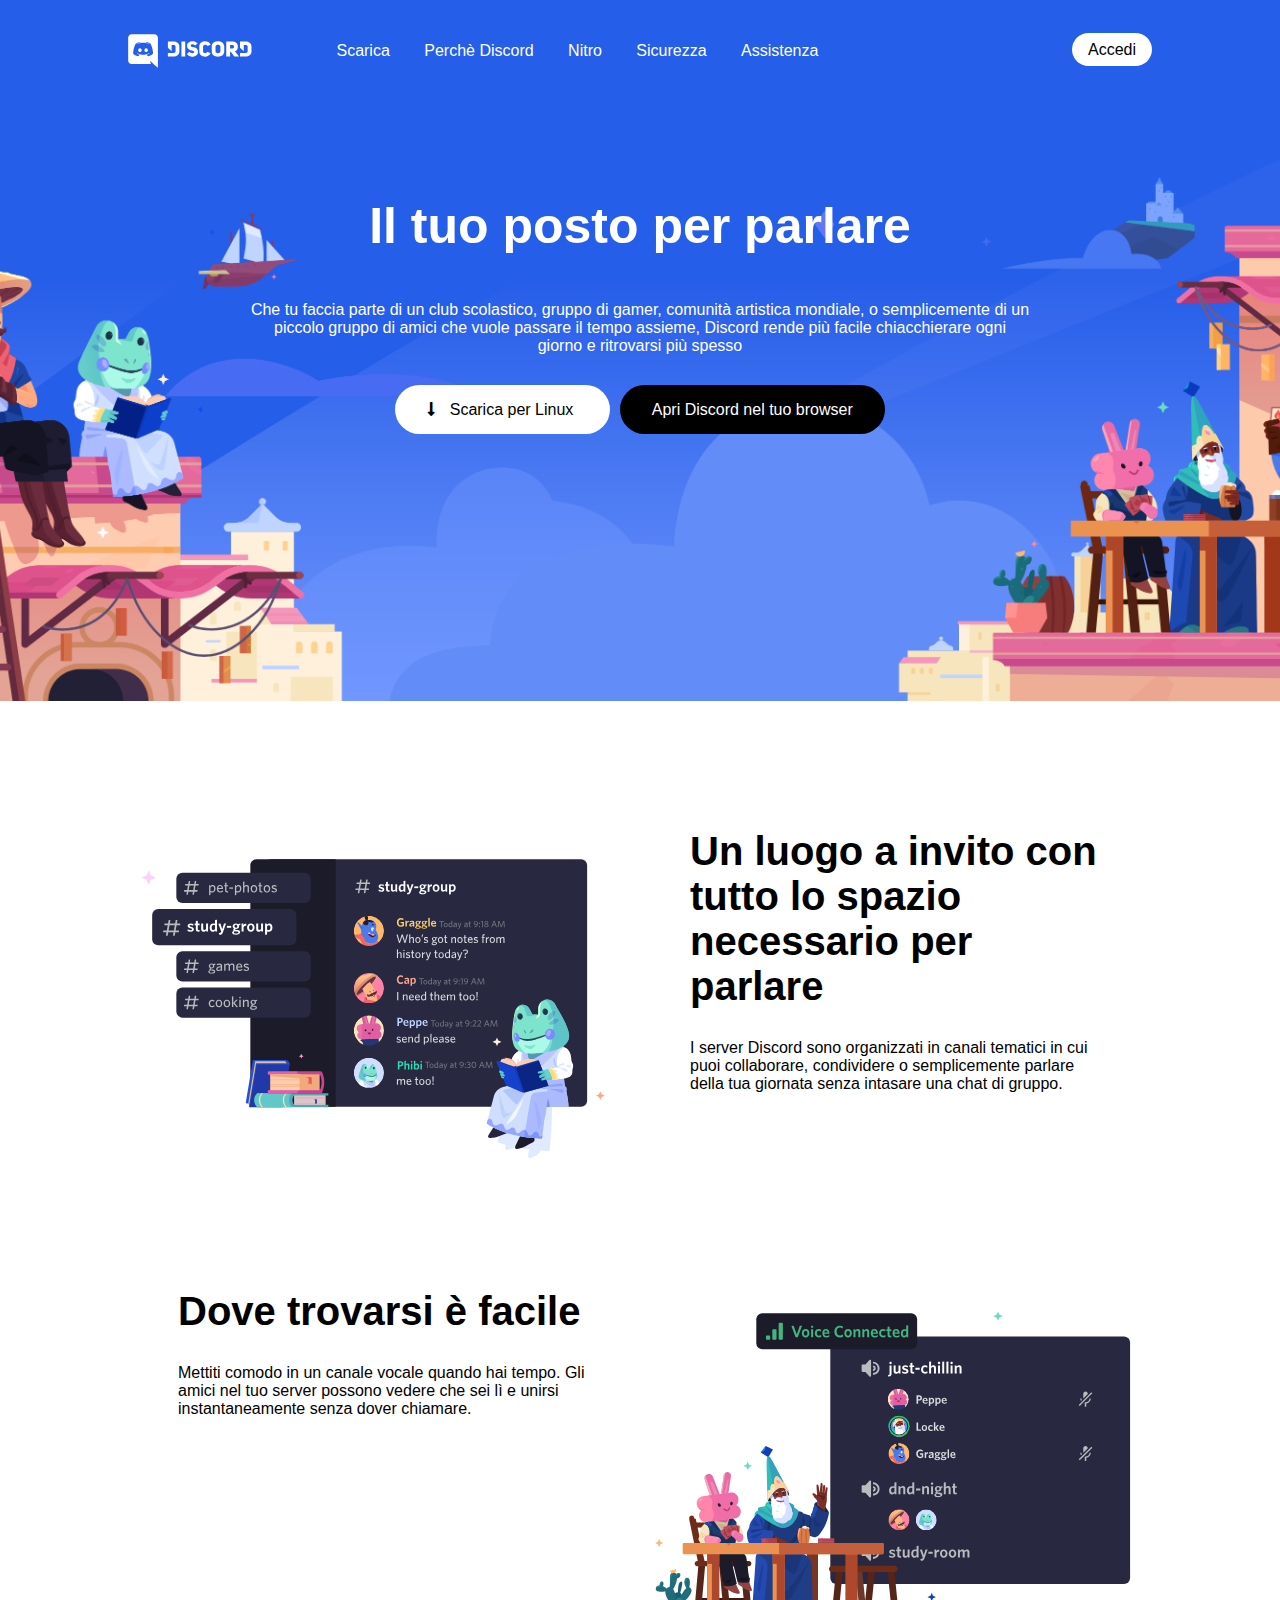
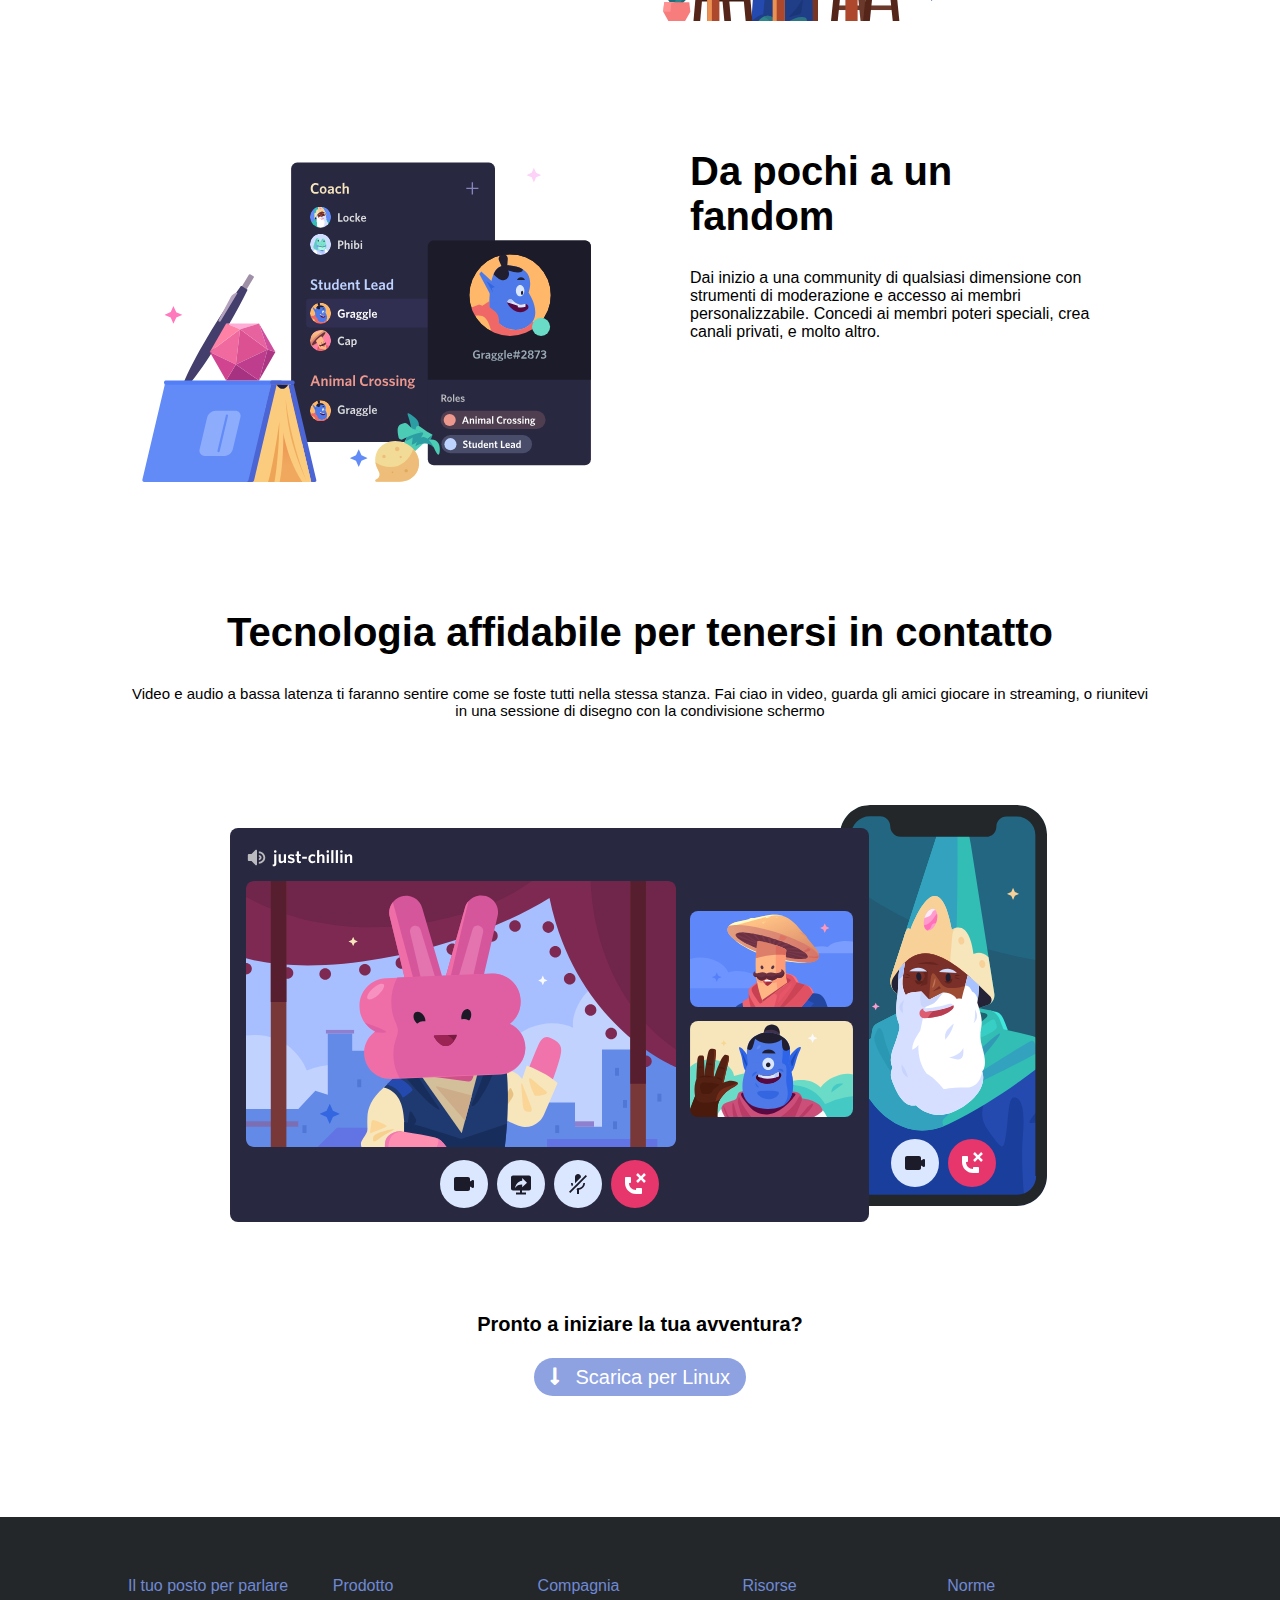
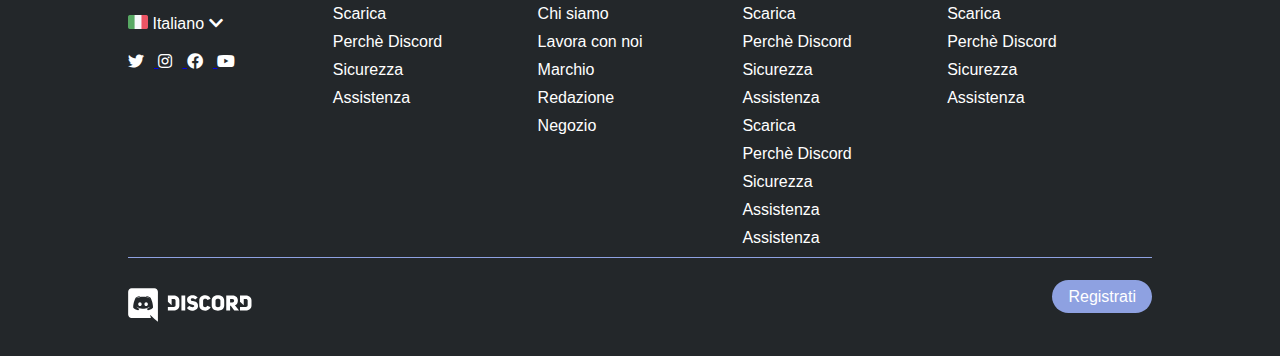
<file: index.html>
<!-- Inizo Discord v_1.0 -->

    <!-- <!DOCTYPE html>
    <html lang="en">

    <head>
        <meta charset="UTF-8">
        <meta http-equiv="X-UA-Compatible" content="IE=edge">
        <meta name="viewport" content="width=device-width, initial-scale=1.0">
        <title>Discord</title>
        <link rel="stylesheet" href="css/style.css">
        <link rel="stylesheet" href="https://cdnjs.cloudflare.com/ajax/libs/font-awesome/5.14.0/css/all.min.css">
    </head>

    <body>

        <header>
            <div class="container">
                <div class="row">
                        <div id="logo">
                            <a href="#">
                                <img src="img/logo.svg" alt="Logo discord">
                            </a>
                        </div>
                    <nav>
                        <ul>
                            <li><a href="#">Scarica</a></li>
                            <li><a href="#">Perchè Discord</a></li>
                            <li><a href="#">Nitro</a></li>
                            <li><a href="#">Sicurezza</a></li>
                            <li><a href="#">Assistenza</a></li>
                        </ul>
                    </nav>
                    <div id="login">
                        <a class="btn" href="#">Accedi</a>
                    </div>

                </div>
            </div>
        </header>

        <section id="jumbotron">
            <div class="container">
                <h1>Il tuo posto per parlare</h1>
                <p>
                    Che tu faccia parte di un club scolastico, gruppo di gamer, comunità artistica mondiale, o semplicemente di un piccolo gruppo di amici che vuole passare il tempo assieme, Discord rende più facile chiacchierare ogni giorno e ritrovarsi più spesso.
                </p>
                <a class="btn btn_big" href="#">
                    <i class="fas fa-long-arrow-alt-down"></i>
                    Scarica per Linux
                </a>
                <a class="btn btn_big btn_black" href="#">Apri DIscord nel tuo browser</a>
            </div>
        </section>

        <main>

            <section class="container small">
                <img src="img/item1.svg" alt="Img study-group">
                <div class="text side">
                    <h2>Un luogo a invito con tutto lo spazio necessario per parlare</h2>
                    <p>I server Discord sono organizzati in canali tematici in cui puoi collaborare, condividere o
                        semplicemente parlare della tua giornata senza intasare una chat di gruppo.</p>
                </div>
            </section>

            <section class="container small">
                <div class="text side">
                    <h2>Dove trovarsi è facile</h2>
                    <p>Mettiti comodo in un canale vocale quando hai tempo. Gli amici nel tuo server possono vedere che sei
                        lì e unirsi instantaneamente senza dover chiamare.</p>
                </div>
                <img src="img/item2.svg" alt="Img voice connected">
            </section>

            <section class="container small">
                <img src="img/item3.svg" alt="Img community">
                <div class="text side">
                    <h2>Da pochi a un fandom</h2>
                    <p>Dai inizio a una community di qualsiasi dimensione con strumenti di moderazione e accesso ai membri
                        personalizzabile. Concedi ai membri poteri speciali, crea canali privati, e molto altro.</p>
                </div>
            </section>

            <section class="container big">
                <div class="up">
                    <div class="text center">
                        <h2>Tecnologia affidabile per tenersi in contatto</h2>
                        <p>Video e audio a bassa latenza ti faranno sentire come se foste tutti nella stessa stanza. Fai ciao in
                            video, guarda gli amici giocare in streaming, o riunitevi in una sessione di disegno con la
                            condivisione schermo</p>
                    </div>
                        <img src="img/item4-big.svg" alt="Img tablet e smartphone">
                </div>

                <div class="down">
                    <div class="text center"> Pronto a iniziare la tua avventura?</div>
                    <a href="#" class="btn">
                        <i class="fas fa-long-arrow-alt-down"></i>
                        Scarica per Linux
                    </a> 
                </div>
            </section>

        </main>

        <footer>
            <div class="container">
                    <div class="footer_menu">
                        <div class="contatti">
                            <div class="primo">Il tuo posto per parlare</div>
                            <div class="lingua">
                                <img class="bandiera" src="img/ita.png" alt="Img bandiera italiana">
                                <span>Italiano</span> 
                                <i class="fas fa-chevron-down"></i><br>
                                <div class="social">
                                    <a href="#"> 
                                        <i class="fab fa-twitter"></i>
                                    </a>
                                    <a href="#">
                                        <i class="fab fa-instagram"></i>
                                    </a>
                                    <a href="#">
                                        <i class="fab fa-facebook"></i>
                                    </a>
                                    <a href="#">
                                        <i class="fab fa-youtube"></i>
                                    </a>
                                </div>
                            </div>
                        </div>
                        <div class="prodotto">
                            <ul>
                                <li><a class="primo" href="#">Prodotto</a></li>
                                <li><a href="#">Scarica</a></li>
                                <li><a href="#">Perchè Discord</a></li>
                                <li><a href="#">Nitro</a></li>
                                <li><a href="#">Sicurezza</a></li>
                                <li><a href="#">Assistenza</a></li>
                            </ul>
                        </div>
                        <div class="compagnia">
                            <ul>
                                <li><a class="primo" href="#">Compagnia</a></li>
                                <li><a href="#">Chi siamo</a></li>
                                <li><a href="#">Lavora con noi</a></li>
                                <li><a href="#">Marchio</a></li>
                                <li><a href="#">Redazione</a></li>
                                <li><a href="#">Negozio</a></li>
                            </ul>
                        </div>
                        <div class="risorse">
                            <ul>
                                <li><a class="primo" href="#">Risorse</a></li>
                                <li><a href="#">Scarica</a></li>
                                <li><a href="#">Perchè Discord</a></li>
                                <li><a href="#">Nitro</a></li>
                                <li><a href="#">Sicurezza</a></li>
                                <li><a href="#">Assistenza</a></li>
                                <li><a href="#">Scarica</a></li>
                                <li><a href="#">Perchè Discord</a></li>
                                <li><a href="#">Nitro</a></li>
                                <li><a href="#">Sicurezza</a></li>
                                <li><a href="#">Assistenza</a></li>
                                <li><a href="#">Assistenza</a></li>
                            </ul>
                        </div>
                        <div class="norme">
                            <ul>
                                <li><a class="primo" href="#">Norme</a></li>
                                <li><a href="#">Scarica</a></li>
                                <li><a href="#">Perchè Discord</a></li>
                                <li><a href="#">Nitro</a></li>
                                <li><a href="#">Sicurezza</a></li>
                                <li><a href="#">Assistenza</a></li>
                            </ul>
                        </div>
                    </div>

                    <div class="footer_down">
                        <div id="logo">
                            <a href="#">
                                <img src="img/logo.svg" alt="Logo discord">
                            </a>
                        </div>
                        <div id="registrati">
                            <a class="btn" href="#">Registrati</a>
                        </div>

                    </div>
                </div>      
            </div>

        </footer>

    </body>

    </html> -->

<!-- Fine Discord v_1.0 -->


<!-- Inizio Discord v_2.0 -->
    <!DOCTYPE html>
    <html lang="en">

        <head>
            <meta charset="UTF-8">
            <meta http-equiv="X-UA-Compatible" content="IE=edge">
            <meta name="viewport" content="width=device-width, initial-scale=1.0">
            <title>Discord_v_2.0</title>
            <link rel="stylesheet" href="css/style_v_2.0.css">
            
            <link rel="stylesheet" href="https://cdnjs.cloudflare.com/ajax/libs/font-awesome/5.14.0/css/all.min.css">
        </head>

        <body>


            <header class="background_color_255ee9 line_height_50px">

                <div class="contenitore line_height_100px width_80 margin_auto max_width_1180px">
                    <div class="menu float_left">
                        <ul>
                            <li class="display_inline_block margin_right_80px">
                                <a href="#"><img class="vertical_aligh_middle" src="img/logo.svg" alt="Logo discord"></a>
                            </li>
                            <li class="display_inline_block margin_right_30px"><a class="text_decoration_none color_white vertical_aligh_middle" href="#">Scarica</a></li>
                            <li class="display_inline_block margin_right_30px"><a class="text_decoration_none color_white vertical_aligh_middle" href="#">Perchè Discord</a></li>
                            <li class="display_inline_block margin_right_30px"><a class="text_decoration_none color_white vertical_aligh_middle" href="#">Nitro</a></li>
                            <li class="display_inline_block margin_right_30px"><a class="text_decoration_none color_white vertical_aligh_middle" href="#">Sicurezza</a></li>
                            <li class="display_inline_block margin_right_30px"><a class="text_decoration_none color_white vertical_aligh_middle" href="#">Assistenza</a></li>
                        </ul>
                    </div>
                    <div class="btn_accedi float_right">
                        <a class="display_inline text_decoration_none color_black btn piccolo" href="#">Accedi</a>
                    </div>
                </div>

                <section class="jumbotron">
                    <div class="contenitore width_80 margin_auto max_width_780px text_align_center color_white ">
                        <h1 class="font_size_50px padding_top_100px margin_bottom_50px">Il tuo posto per parlare</h1>
                        <p class="margin_bottom_30px line_height_normal">Che tu faccia parte di un club scolastico, gruppo di gamer, comunità artistica mondiale, o semplicemente di un piccolo gruppo di amici che vuole passare il tempo assieme, Discord rende più facile chiacchierare ogni giorno e ritrovarsi più spesso</p>    
                        <div class="btn grande margin_right_10px">
                            <a class="text_decoration_none color_black" href="#">
                                <i class="fas fa-long-arrow-alt-down margin_right_10px"></i>
                                <span>Scarica per Linux</span>
                            </a>
                        </div>
                        <div class="btn grande background_color_black"><a class="text_decoration_none color_white" href="#">Apri Discord nel tuo browser</a></div>
                    </div>
                
                </section>

            </header>





            <main>

                <section class="spazio_1 width_80 margin_10_auto max_width_1180px">
                    <img class="width_50 float_left" src="img/item1.svg" alt="Img study-group">
                    <div class="text width_50 padding_0px_50px float_right">
                        <h2>Un luogo a invito con tutto lo spazio necessario per parlare</h2>
                        <p class="margin_30px_0px">I server Discord sono organizzati in canali tematici in cui puoi collaborare, condividere o semplicemente parlare della tua giornata senza intasare una chat di gruppo.</p>
                    </div>
                </section>

                <section class="spazio_2 width_80 margin_10_auto max_width_1180px">
                    <div class="text width_50 padding_0px_50px float_left">
                        <h2>Dove trovarsi è facile</h2>
                        <p class="margin_30px_0px">Mettiti comodo in un canale vocale quando hai tempo. Gli amici nel tuo server possono vedere che sei lì e unirsi instantaneamente senza dover chiamare.</p>
                    </div>
                    <img class="width_50 float_right" src="img/item2.svg" alt="Img voice">
                </section>

                <section class="spazio_3 width_80 margin_10_auto max_width_1180px">
                    <img class="width_50 float_left" src="img/item3.svg" alt="Img coach">
                    <div class="text width_50 padding_0px_50px float_right">
                        <h2>Da pochi a un fandom</h2>
                        <p class="margin_30px_0px">Dai inizio a una community di qualsiasi dimensione con strumenti di moderazione e accesso ai membri personalizzabile. Concedi ai membri poteri speciali, crea canali privati, e molto altro.</p>
                    </div>
                </section>

                <section class="spazio_4 width_80 margin_10_auto max_width_1180px">
                    <div class="text_align_center">
                        <h2>Tecnologia affidabile per tenersi in contatto</h2>
                        <p class="margin_30px_0px font_size_15px">Video e audio a bassa latenza ti faranno sentire come se foste tutti nella stessa stanza. Fai ciao in video, guarda gli amici giocare in streaming, o riunitevi in una sessione di disegno con la condivisione schermo</p>
                        <img src="img/item4-big.svg" alt="Img tablet e smartphone">
                        <div class="font_size_20px font_weight_bold margin_30px_0px">Pronto a iniziare la tua avventura?</div>
                        <div class="btn piccolo background_color_8ea1e1 font_size_20px">
                            <a class="text_decoration_none color_white" href="#">
                                <i class="fas fa-long-arrow-alt-down margin_right_10px"></i>
                                <span>Scarica per Linux</span>
                            </a>
                        </div>
                    </div>
                </section>

            </main>




            <footer class="background_color_23272a">

                <div class="row contenitore width_80 margin_auto max_width_1180px padding_top_50px border_bottom">
                    <div class="cln float_left">
                        <div class="margin_10px_0px"><a class="text_decoration_none color_7089d5" href="#">Il tuo posto per parlare</a></div>
                        <div class="lingua">
                            <img class="bandiera width_20px display_inline_block" src="img/ita.png" alt="Img bandiera italiana">
                            <div class="color_white display_inline_block margin_10px_0px">Italiano</div>
                            <a href="#"><i class="fas fa-chevron-down color_white display_inline_block"></i></a>
                        </div>
                        <div class="social">
                            <a href="#">
                                <i class="fab fa-twitter color_white margin_10px_10px_10px_0px"></i>
                            </a>
                            <a href="#">
                                <i class="fab fa-instagram color_white margin_10px_10px_10px_0px"></i>
                            </a>
                            <a href="#">
                                <i class="fab fa-facebook color_white margin_10px_10px_10px_0px"></i>
                            </a>
                            <a href="#">
                                <i class="fab fa-youtube color_white margin_10px_10px_10px_0px"></i>
                            </a>
                        </div>
                    </div>

                    <div class="cln float_left">
                        <ul class="list_style_none">
                            <li class="margin_10px_0px"><a class="text_decoration_none color_7089d5" href="#">Prodotto</a></li>
                            <li class="margin_10px_0px"><a class="text_decoration_none color_white" href="#">Scarica</a></li>
                            <li class="margin_10px_0px"><a class="text_decoration_none color_white" href="#">Perchè Discord</a></li>
                            <li class="margin_10px_0px"><a class="text_decoration_none color_white" href="#">Sicurezza</a></li>
                            <li class="margin_10px_0px"><a class="text_decoration_none color_white" href="#">Assistenza</a></li>
                        </ul>
                    </div>

                    <div class="cln float_left">
                        <ul class="list_style_none">
                            <li class="margin_10px_0px"><a class="text_decoration_none color_7089d5" href="#">Compagnia</a></li>
                            <li class="margin_10px_0px"><a class="text_decoration_none color_white" href="#">Chi siamo</a></li>
                            <li class="margin_10px_0px"><a class="text_decoration_none color_white" href="#">Lavora con noi</a></li>
                            <li class="margin_10px_0px"><a class="text_decoration_none color_white" href="#">Marchio</a></li>
                            <li class="margin_10px_0px"><a class="text_decoration_none color_white" href="#">Redazione</a></li>
                            <li class="margin_10px_0px"><a class="text_decoration_none color_white" href="#">Negozio</a></li>
                        </ul>
                    </div>

                    <div class="cln float_left">
                        <ul class="list_style_none">
                            <li class="margin_10px_0px"><a class="text_decoration_none color_7089d5" href="#">Risorse</a></li>
                            <li class="margin_10px_0px"><a class="text_decoration_none color_white" href="#">Scarica</a></li>
                            <li class="margin_10px_0px"><a class="text_decoration_none color_white" href="#">Perchè Discord</a></li>
                            <li class="margin_10px_0px"><a class="text_decoration_none color_white" href="#">Sicurezza</a></li>
                            <li class="margin_10px_0px"><a class="text_decoration_none color_white" href="#">Assistenza</a></li>
                            <li class="margin_10px_0px"><a class="text_decoration_none color_white" href="#">Scarica</a></li>
                            <li class="margin_10px_0px"><a class="text_decoration_none color_white" href="#">Perchè Discord</a></li>
                            <li class="margin_10px_0px"><a class="text_decoration_none color_white" href="#">Sicurezza</a></li>
                            <li class="margin_10px_0px"><a class="text_decoration_none color_white" href="#">Assistenza</a></li>
                            <li class="margin_10px_0px"><a class="text_decoration_none color_white" href="#">Assistenza</a></li>
                        </ul>
                    </div>

                    <div class="cln float_left">
                        <ul class="list_style_none">
                            <li class="margin_10px_0px"><a class="text_decoration_none color_7089d5" href="#">Norme</a></li>
                            <li class="margin_10px_0px"><a class="text_decoration_none color_white" href="#">Scarica</a></li>
                            <li class="margin_10px_0px"><a class="text_decoration_none color_white" href="#">Perchè Discord</a></li>
                            <li class="margin_10px_0px"><a class="text_decoration_none color_white" href="#">Sicurezza</a></li>
                            <li class="margin_10px_0px"><a class="text_decoration_none color_white" href="#">Assistenza</a></li>
                        </ul>
                    </div>
                </div>

                <div class="footer_down width_80 margin_auto max_width_1180px padding_30px_0px">
                    <div class="logo float_left">
                        <a href="#">
                            <img src="img/logo.svg" alt="Logo discord">
                        </a>
                    </div>
                    <div class="registrati float_right">
                        <a class="btn piccolo text_decoration_none color_white background_color_8ea1e1" href="#">Registrati</a>
                    </div>
                </div>

            </footer>   

        </body>

    </html>
<!-- Fine Discord v_2.0 -->
</file>
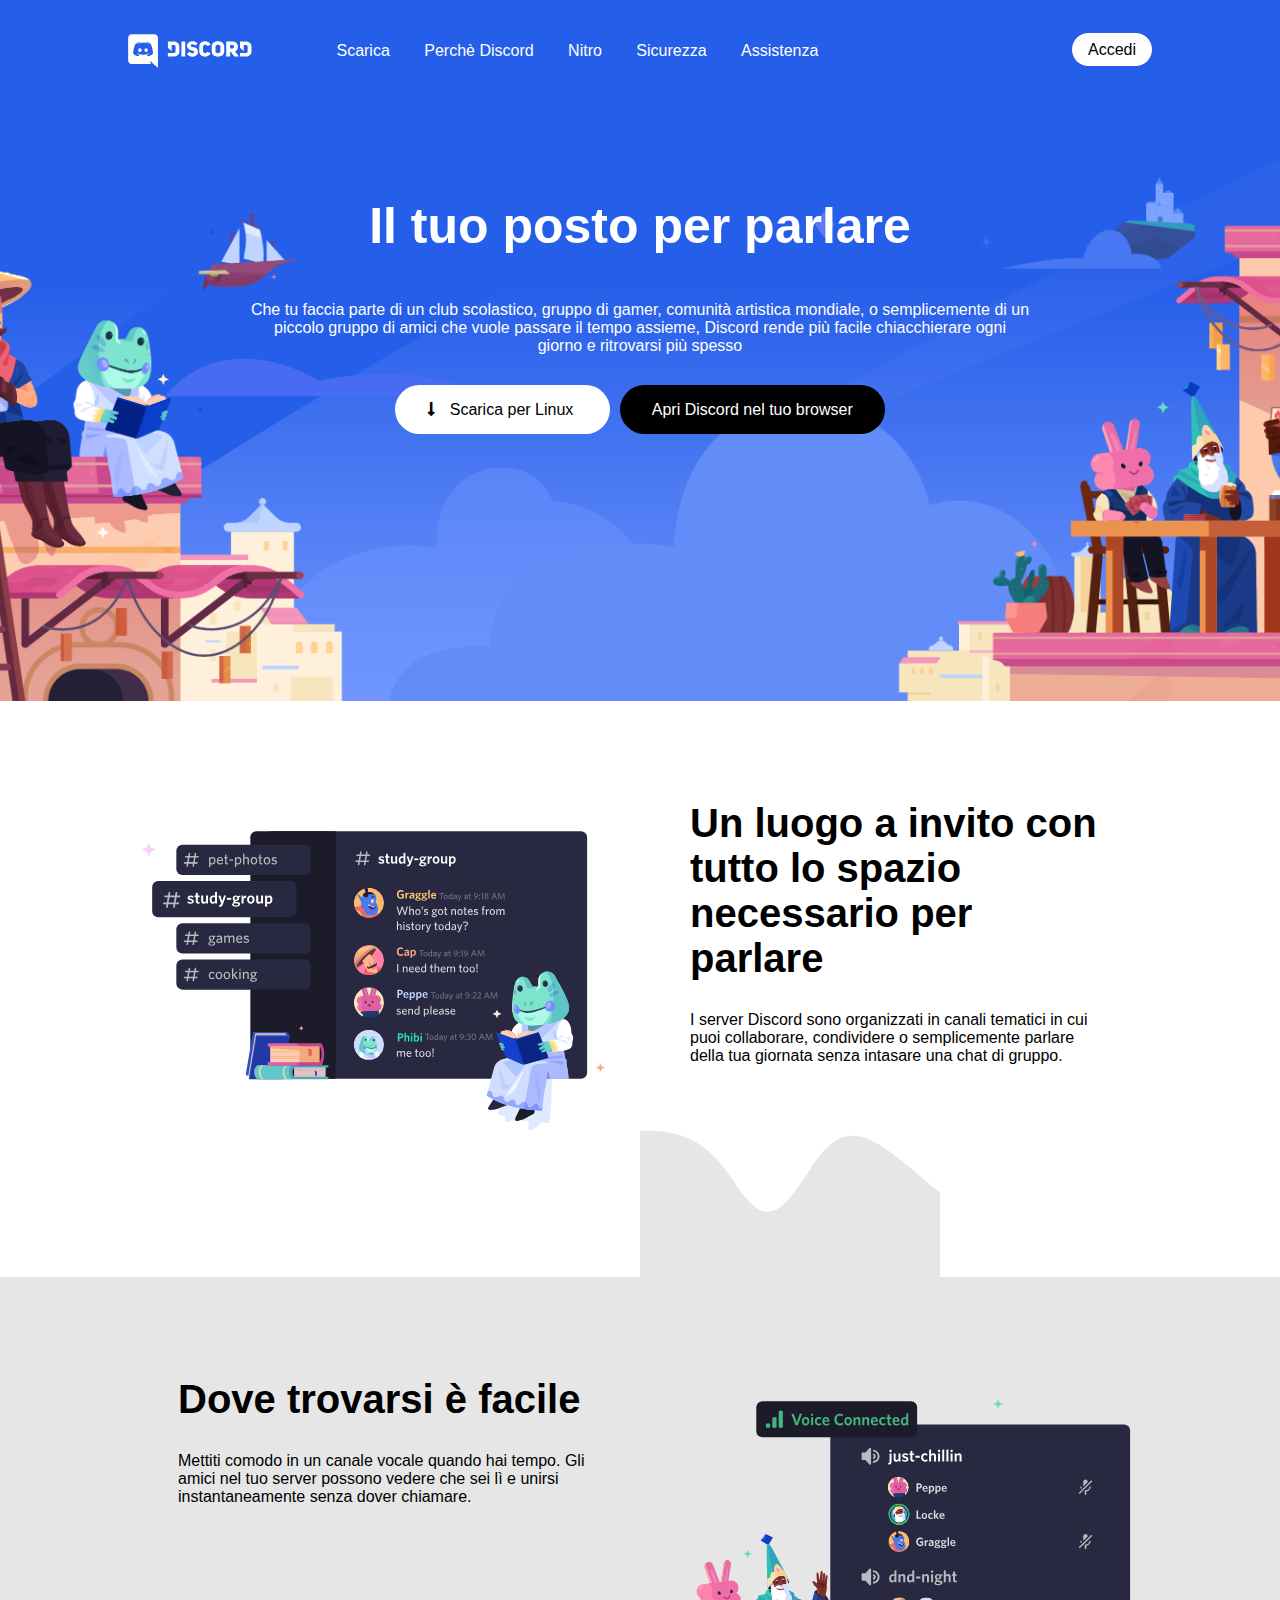
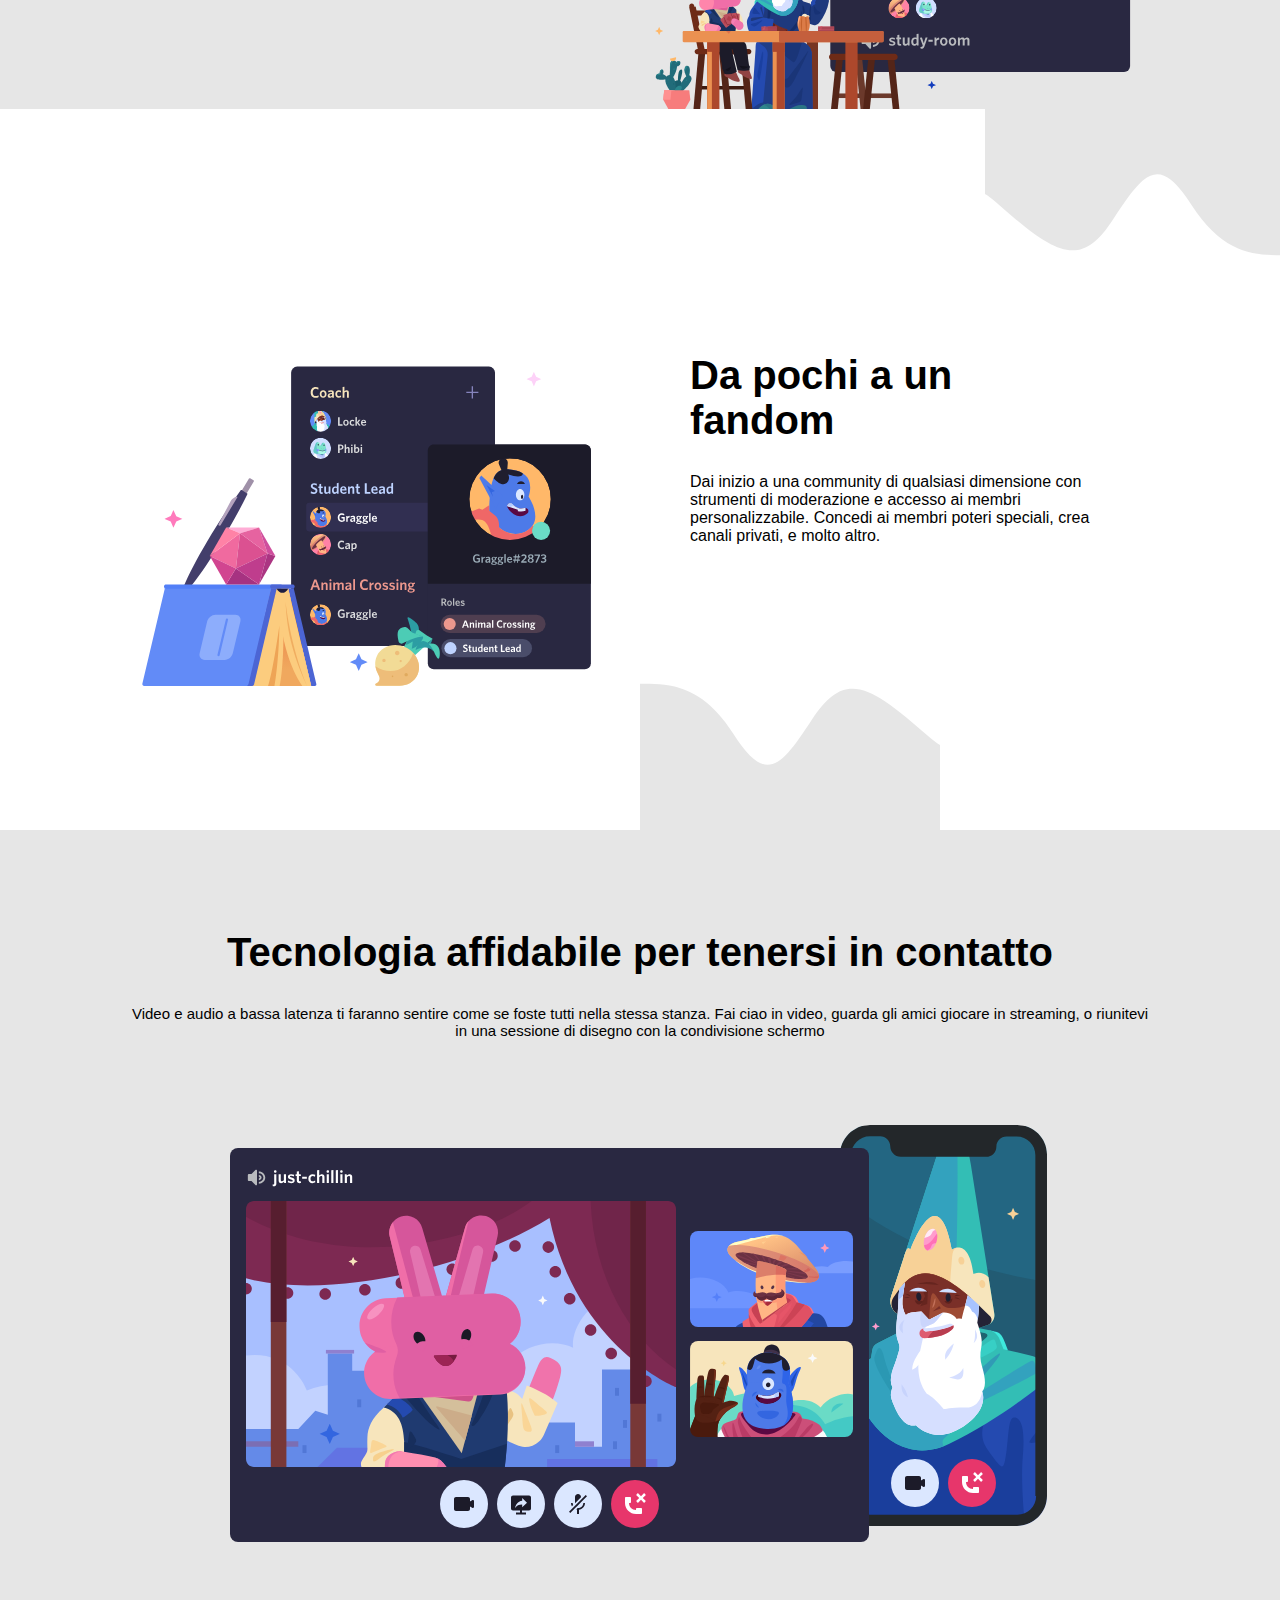
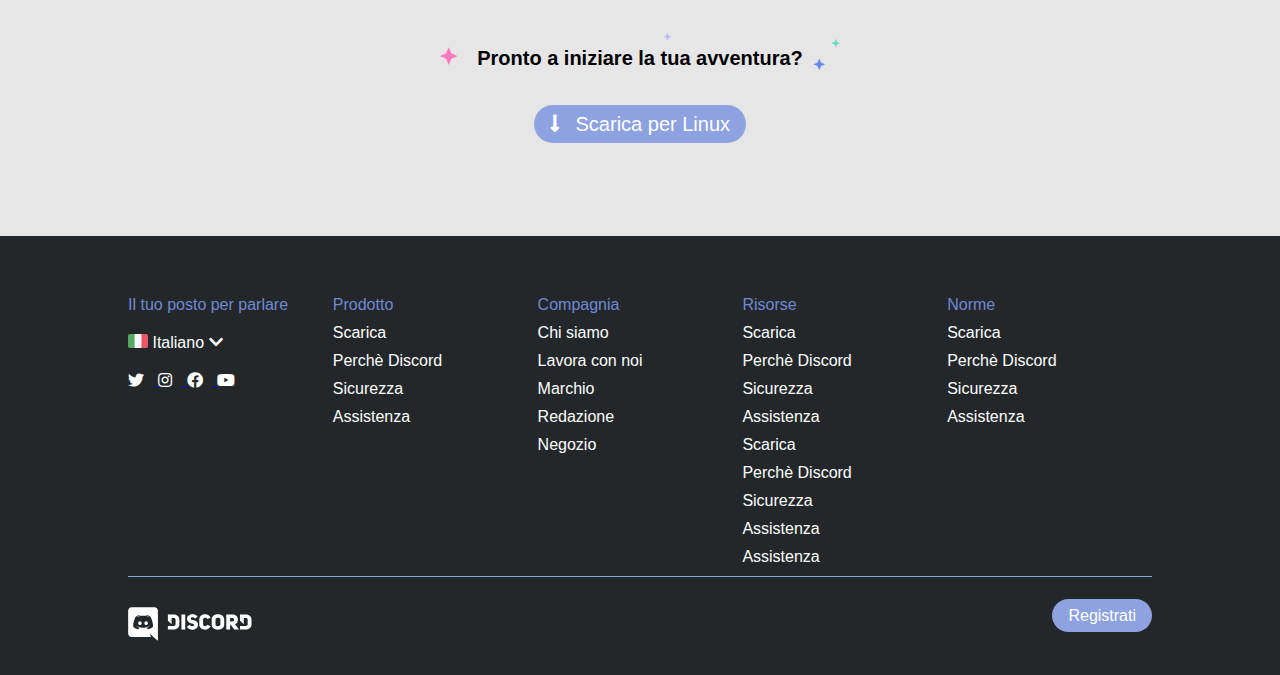
<file: bonus/index.html>
<!DOCTYPE html>
<html lang="en">

    <head>
        <meta charset="UTF-8">
        <meta http-equiv="X-UA-Compatible" content="IE=edge">
        <meta name="viewport" content="width=device-width, initial-scale=1.0">
        <title>Discord_v_2.0</title>
        <link rel="stylesheet" href="css/style_v_2.0.css">
        
        <link rel="stylesheet" href="https://cdnjs.cloudflare.com/ajax/libs/font-awesome/5.14.0/css/all.min.css">
    </head>

    <body>


        <header class="background_color_255ee9 line_height_50px">

            <div class="contenitore line_height_100px width_80 margin_auto max_width_1180px">
                <div class="menu float_left">
                    <ul>
                        <li class="display_inline_block margin_right_80px">
                            <a href="#"><img class="vertical_aligh_middle" src="../img/logo.svg" alt="Logo discord"></a>
                        </li>
                        <li class="display_inline_block margin_right_30px"><a class="text_decoration_none underline color_white vertical_aligh_middle" href="#">Scarica</a></li>
                        <li class="display_inline_block margin_right_30px"><a class="text_decoration_none underline color_white vertical_aligh_middle" href="#">Perchè Discord</a></li>
                        <li class="display_inline_block margin_right_30px"><a class="text_decoration_none underline color_white vertical_aligh_middle" href="#">Nitro</a></li>
                        <li class="display_inline_block margin_right_30px"><a class="text_decoration_none underline color_white vertical_aligh_middle" href="#">Sicurezza</a></li>
                        <li class="display_inline_block margin_right_30px"><a class="text_decoration_none underline color_white vertical_aligh_middle" href="#">Assistenza</a></li>
                    </ul>
                </div>
                <div class="btn_accedi float_right">
                    <a class="display_inline text_decoration_none color_black btn piccolo" href="#">Accedi</a>
                </div>
            </div>

            <section class="jumbotron">
                <div class="contenitore width_80 margin_auto max_width_780px text_align_center color_white ">
                    <h1 class="font_size_50px padding_top_100px margin_bottom_50px">Il tuo posto per parlare</h1>
                    <p class="margin_bottom_30px line_height_normal">Che tu faccia parte di un club scolastico, gruppo di gamer, comunità artistica mondiale, o semplicemente di un piccolo gruppo di amici che vuole passare il tempo assieme, Discord rende più facile chiacchierare ogni giorno e ritrovarsi più spesso</p>    
                    <div class="btn grande margin_right_10px">
                        <a class="text_decoration_none color_black" href="#">
                            <i class="fas fa-long-arrow-alt-down margin_right_10px"></i>
                            <span>Scarica per Linux</span>
                        </a>
                    </div>
                    <div class="btn grande background_color_black"><a class="text_decoration_none color_white" href="#">Apri Discord nel tuo browser</a></div>
                </div>
               
            </section>

        </header>





        <main>

            <section class="spazio_1">
               <div class="contenuto width_80 margin_auto max_width_1180px padding_100px_0px">
                    <img class="width_50 float_left" src="../img/item1.svg" alt="Img study-group">
                    <div class="text width_50 padding_0px_50px float_right">
                        <h2>Un luogo a invito con tutto lo spazio necessario per parlare</h2>
                        <p class="margin_30px_0px">I server Discord sono organizzati in canali tematici in cui puoi collaborare, condividere o semplicemente parlare della tua giornata senza intasare una chat di gruppo.</p>
                    </div>
               </div>
            </section>

            <div class="wave margin_5px_neg">
                <img src="../img/wave.svg" alt="Img wave">
            </div>


            <section class="spazio_2 background_color_lightgrey">
                <div class="contenuto width_80 margin_auto max_width_1180px padding_100px_0px">
                    <div class="text width_50 padding_0px_50px float_left">
                        <h2>Dove trovarsi è facile</h2>
                        <p class="margin_30px_0px">Mettiti comodo in un canale vocale quando hai tempo. Gli amici nel tuo server possono vedere che sei lì e unirsi instantaneamente senza dover chiamare.</p>
                    </div>
                    <img class="width_50 float_right" src="../img/item2.svg" alt="Img voice">
                </div>
            </section>

            <div class="wave rotate_180deg margin_5px_neg">
                <img src="../img/wave.svg" alt="Img wave">
            </div>


            <section class="spazio_3">
                <div class="contenuto width_80 margin_auto max_width_1180px padding_100px_0px">
                    <img class="width_50 float_left" src="../img/item3.svg" alt="Img coach">
                    <div class="text width_50 padding_0px_50px float_right">
                        <h2>Da pochi a un fandom</h2>
                        <p class="margin_30px_0px">Dai inizio a una community di qualsiasi dimensione con strumenti di moderazione e accesso ai membri personalizzabile. Concedi ai membri poteri speciali, crea canali privati, e molto altro.</p>
                    </div>
                </div>
            </section>

            <div class="wave margin_5px_neg">
                <img src="../img/wave.svg" alt="Img wave">
            </div>


            <section class="spazio_4 background_color_lightgrey">
                <div class="contenuto width_80 margin_auto max_width_1180px padding_100px_0px">
                    <div class="text_align_center">
                        <h2>Tecnologia affidabile per tenersi in contatto</h2>
                        <p class="margin_30px_0px font_size_15px">Video e audio a bassa latenza ti faranno sentire come se foste tutti nella stessa stanza. Fai ciao in video, guarda gli amici giocare in streaming, o riunitevi in una sessione di disegno con la condivisione schermo</p>
                        <img src="../img/item4-big.svg" alt="Img tablet e smartphone">
                        <div class="stelline font_size_20px font_weight_bold margin_30px_0px">Pronto a iniziare la tua avventura?</div>
                        <div class="btn piccolo background_color_8ea1e1 font_size_20px">
                            <a class="text_decoration_none color_white" href="#">
                                <i class="fas fa-long-arrow-alt-down margin_right_10px"></i>
                                <span>Scarica per Linux</span>
                            </a>
                        </div>
                    </div>
                </div>
            </section>


        </main>




        <footer class="background_color_23272a">

            <div class="row contenitore width_80 margin_auto max_width_1180px padding_top_50px border_bottom">
                <div class="cln float_left">
                    <div class="margin_10px_0px"><a class="text_decoration_none color_7089d5" href="#">Il tuo posto per parlare</a></div>
                    <div class="lingua">
                        <img class="bandiera width_20px display_inline_block" src="../img/ita.png" alt="Img bandiera italiana">
                        <div class="color_white display_inline_block margin_10px_0px">Italiano</div>
                        <a href="#"><i class="fas fa-chevron-down color_white display_inline_block"></i></a>
                    </div>
                    <div class="social">
                        <a href="#">
                            <i class="fab fa-twitter color_white margin_10px_10px_10px_0px"></i>
                        </a>
                        <a href="#">
                            <i class="fab fa-instagram color_white margin_10px_10px_10px_0px"></i>
                        </a>
                        <a href="#">
                            <i class="fab fa-facebook color_white margin_10px_10px_10px_0px"></i>
                        </a>
                        <a href="#">
                            <i class="fab fa-youtube color_white margin_10px_10px_10px_0px"></i>
                        </a>
                    </div>
                </div>

                <div class="cln float_left">
                    <ul class="list_style_none">
                        <li class="margin_10px_0px"><a class="text_decoration_none color_7089d5" href="#">Prodotto</a></li>
                        <li class="margin_10px_0px"><a class="text_decoration_none underline color_white" href="#">Scarica</a></li>
                        <li class="margin_10px_0px"><a class="text_decoration_none underline color_white" href="#">Perchè Discord</a></li>
                        <li class="margin_10px_0px"><a class="text_decoration_none underline color_white" href="#">Sicurezza</a></li>
                        <li class="margin_10px_0px"><a class="text_decoration_none underline color_white" href="#">Assistenza</a></li>
                    </ul>
                </div>

                <div class="cln float_left">
                    <ul class="list_style_none">
                        <li class="margin_10px_0px"><a class="text_decoration_none color_7089d5" href="#">Compagnia</a></li>
                        <li class="margin_10px_0px"><a class="text_decoration_none underline color_white" href="#">Chi siamo</a></li>
                        <li class="margin_10px_0px"><a class="text_decoration_none underline color_white" href="#">Lavora con noi</a></li>
                        <li class="margin_10px_0px"><a class="text_decoration_none underline color_white" href="#">Marchio</a></li>
                        <li class="margin_10px_0px"><a class="text_decoration_none underline color_white" href="#">Redazione</a></li>
                        <li class="margin_10px_0px"><a class="text_decoration_none underline color_white" href="#">Negozio</a></li>
                    </ul>
                </div>

                <div class="cln float_left">
                    <ul class="list_style_none">
                        <li class="margin_10px_0px"><a class="text_decoration_none color_7089d5" href="#">Risorse</a></li>
                        <li class="margin_10px_0px"><a class="text_decoration_none underline color_white" href="#">Scarica</a></li>
                        <li class="margin_10px_0px"><a class="text_decoration_none underline color_white" href="#">Perchè Discord</a></li>
                        <li class="margin_10px_0px"><a class="text_decoration_none underline color_white" href="#">Sicurezza</a></li>
                        <li class="margin_10px_0px"><a class="text_decoration_none underline color_white" href="#">Assistenza</a></li>
                        <li class="margin_10px_0px"><a class="text_decoration_none underline color_white" href="#">Scarica</a></li>
                        <li class="margin_10px_0px"><a class="text_decoration_none underline color_white" href="#">Perchè Discord</a></li>
                        <li class="margin_10px_0px"><a class="text_decoration_none underline color_white" href="#">Sicurezza</a></li>
                        <li class="margin_10px_0px"><a class="text_decoration_none underline color_white" href="#">Assistenza</a></li>
                        <li class="margin_10px_0px"><a class="text_decoration_none underline color_white" href="#">Assistenza</a></li>
                    </ul>
                </div>

                <div class="cln float_left">
                    <ul class="list_style_none">
                        <li class="margin_10px_0px"><a class="text_decoration_none color_7089d5" href="#">Norme</a></li>
                        <li class="margin_10px_0px"><a class="text_decoration_none underline color_white" href="#">Scarica</a></li>
                        <li class="margin_10px_0px"><a class="text_decoration_none underline color_white" href="#">Perchè Discord</a></li>
                        <li class="margin_10px_0px"><a class="text_decoration_none underline color_white" href="#">Sicurezza</a></li>
                        <li class="margin_10px_0px"><a class="text_decoration_none underline color_white" href="#">Assistenza</a></li>
                    </ul>
                </div>

            </div>

            <div class="footer_down width_80 margin_auto max_width_1180px padding_30px_0px">
                <div class="logo float_left">
                    <a href="#">
                        <img src="../img/logo.svg" alt="Logo discord">
                    </a>
                </div>
                <div class="registrati float_right">
                    <a class="btn piccolo text_decoration_none color_white background_color_8ea1e1" href="#">Registrati</a>
                </div>
            </div>


        </footer>   

    </body>

</html>
</file>
<file: css/style.css>
*{
    margin: 0px;
    padding: 0px;
    box-sizing: border-box;
}

html{
    font-family: Arial, Helvetica, sans-serif;
}

.container{
    width: 80%;
    max-width: 1180px;
    margin: auto;
    height: 100%;
}

.row:after{
    content:"";
    display: table;
    clear: both;
}

.btn{
    background-color: #fff;
    border-radius: 40px;
    color: #000;
    text-decoration: none;
    padding: 8px 16px;
    display: inline-block;
}

.btn.btn_big{
    padding: 16px 32px;
}

.btn.btn_black{
    background-color: #222;
    color: #fff;
}

.fas{
    margin-right: 10px;
}

/* start header's css */
header{
    background-color: #255ee9;
    height: 100px;
    line-height: 100px;
}

    #logo{
        float: left;
        width: 15%;
    }

    #logo a{
        display: inline-block;
    }

    #logo img{
        vertical-align: middle;
    }

    header nav{
        float: left;
        width: 70%;
    }

    #login{
        float: right;
        width: 15%;
        text-align: right;
    }

    #login .btn{
        display: inline;

    }

    /* start nav's css */
        nav ul li{
            display: inline-block;
        }

        nav a{
            color: #fff;
            text-decoration: none;
            margin: 0px 20px ;
        }
    /* nav's css end */



/* header's css end*/

/* start jumbotron's css */
#jumbotron{
    background-image: url("../img/jumbo.png");
    min-height: 600px;
    background-size: cover;
    background-position: center;
    color: #fff;
}

#jumbotron .container{
    max-width: 780px;
    text-align: center;
}

    /*start .container's css*/
        .container h1{
            padding-top: 100px;
            margin-bottom: 50px;
        }
        
        .container p{
            margin-bottom: 30px;
        }
    /* .container's css end*/


/* jumbotron's css end*/



main .container{
    width: 80%;
    margin: 10% auto;
}

main .container::after{
    content: "";
    display: table;
    clear: both;
}

/* start main's css */
    main .container.small img{
        width: 50%;
        height: 100%; /*necessario, senza le img sono più grandi del padre, quando allarghiamo la finestra del browser*/
        float: left;
    }

    main .container .text.side{
        width: 50%;
        float: left;
        padding: 0px 50px;
    }

    .text h2{
        font-size: 40px;
    }

    .text p{
        margin-top: 20px;
        font-size: 15px;
    }

    .down .text.center{
        font-size: 20px;
        text-align: center;
        font-weight: bold;
        margin: 20px;
    }

    .container.big{
        text-align: center;
    }

    .container.big .down .btn{
        text-decoration: none;
        color: #fff;
        font-size: 20px;
    }

    .container.big .down .btn{
        background-color: #8ea1e1;
    }

    .container.big .down .fas{
        color: #fff;
    }

/* main's css end */

/* start footer's css */
    footer{
        background-color: #23272a;
        color: #fff;
    }

    footer .container{
        width: 80%;
        padding: 50px;
    }

    footer .footer_menu:after{
        content: "";
        display: table;
        clear: both;
    }

    .social i{
        color: #fff;
    }

    .contatti{
        width: 28%;
        float: left;
    }

    .prodotto{
        width: 18%;
        float: left;
    }

    .compagnia{
        width: 18%;
        float: left;
    }

    .risorse{
        width: 18%;
        float: left;
    }

    .norme{
        width: 18%;
        float: left;
    }

    footer .container ul{
        list-style: none;
    }

    footer .container ul a{
        text-decoration: none;
        color: #fff;
    }

    .footer_menu .primo{
       color: #7089d5;
    }

    footer .lingua{
        margin: 10px 0px;
    }

    footer .bandiera{
        width: 20px;
    }

    footer .social i{
        margin: 10px 10px;
    }

    footer .social i:first-child{
        margin: 10px 10px 10px 0px;
    }

    footer .container li{
        margin: 10px 0px;
    }

    footer .footer_down{
        position: relative;
        border-top: 1px solid #414c68;
        padding: 30px 0px;
    }
    
    footer #registrati{
        position: absolute;
        right: 0px;
    }

    footer .footer_down #registrati .btn{
        background-color: #8ea1e1;
        color: #fff;
    }

/* footer's css end */
</file>
<file: css/style_v_2.0.css>
*{
    margin: 0px;
    padding: 0px;
    box-sizing: border-box;
}

html{
    font-family: Arial, Helvetica, sans-serif;
}

.display_inline_block{
    display: inline-block;
}

.background_color_255ee9{
    background-color: #255ee9;
}

.color_white{
    color: #fff;
}

.line_height_100px{
    line-height: 100px;
}

.width_80{
    width: 80%;
}

.margin_auto{
    margin: auto;
}

.text_decoration_none{
    text-decoration: none;
}

.margin_right_30px{
    margin-right: 30px;
}

.margin_right_80px{
    margin-right: 80px;
}

.line_height_50px{
    line-height: 50px;
}

.vertical_aligh_middle{
    vertical-align: middle;
}

.color_black{
    color: #000;
}

.btn{
    background-color: #fff;
    border-radius: 40px;
    display: inline;
}

.btn.piccolo{
    padding: 8px 16px;
}

.btn.grande{
    padding: 16px 32px;
}

.float_left{
    float: left;
}

.float_right{
    float: right;
}

header .contenitore:after{
    content:"";
    display: table;
    clear: both;
}

.jumbotron{
    background-image: url("../img/jumbo.png");
    background-size: cover;
    background-position: center;
    min-height: 600px;
}

.text_align_center{
    text-align: center;
}

.max_width_1180px{
    max-width: 1180px;
}

.max_width_780px{
    max-width: 780px;
}

.background_color_black{
    background-color: #000;
}

.padding_top_100px{
    padding-top: 100px;
}

.margin_bottom_50px{
    margin-bottom: 50px;
}

.margin_bottom_30px{
    margin-bottom: 30px;
}

.margin_right_10px{
    margin-right: 10px;
}

.line_height_normal{
    line-height: normal;
}

.spazio_1::after{
    content: "";
    display: table;
    clear: both;
}

.spazio_2::after{
    content: "";
    display: table;
    clear: both;
}

.spazio_3::after{
    content: "";
    display: table;
    clear: both;
}

.width_50{
    width: 50%;
}

h2{
    font-size: 40px;
}

.margin_30px_0px{
    margin: 30px 0px;
}

.margin_10_auto{
    margin: 10% auto;
}

.padding_0px_50px{
    padding: 0px 50px;
}

.font_size_15px{
    font-size: 15px;
}

.font_size_20px{
    font-size: 20px;
}

.font_size_50px{
    font-size: 50px;
}

.background_color_8ea1e1{
    background-color: #8ea1e1;
}

.font_weight_bold{
    font-weight: bold;
}

.background_color_23272a{
    background-color: #23272a;
}

.row:after{
    content: "";
    display: table;
    clear: both;
}

.cln{
    width: calc(100% / 5);
}

.margin_10px_0px{
    margin: 10px 0px;
}

.list_style_none{
    list-style: none;
}

.color_7089d5{
    color: #7089d5;
}

.width_20px{
    width: 20px;
}

.padding_top_50px{
    padding-top: 50px;
}

.margin_10px_10px_10px_0px{
    margin: 10px 10px 10px 0px;
}

.row.border_bottom{
    border-bottom: 1px solid #8ea1e1;
}

.footer_down::after{
    content: "";
    display: table;
    clear: both;
}

.padding_30px_0px{
    padding: 30px 0px;
}
</file>
<file: bonus/css/style_v_2.0.css>
*{
    margin: 0px;
    padding: 0px;
    box-sizing: border-box;
}

html{
    font-family: Arial, Helvetica, sans-serif;
}

.display_inline_block{
    display: inline-block;
}

.background_color_255ee9{
    background-color: #255ee9;
}

.color_white{
    color: #fff;
}

.line_height_100px{
    line-height: 100px;
}

.width_80{
    width: 80%;
}

.margin_auto{
    margin: auto;
}

.text_decoration_none{
    text-decoration: none;
}

.margin_right_30px{
    margin-right: 30px;
}

.margin_right_80px{
    margin-right: 80px;
}

.line_height_50px{
    line-height: 50px;
}

.vertical_aligh_middle{
    vertical-align: middle;
}

.color_black{
    color: #000;
}

.btn{
    background-color: #fff;
    border-radius: 40px;
    display: inline;
}

.btn.piccolo{
    padding: 8px 16px;
}

.btn.grande{
    padding: 16px 32px;
}

.float_left{
    float: left;
}

.float_right{
    float: right;
}

header .contenitore:after{
    content:"";
    display: table;
    clear: both;
}

.jumbotron{
    background-image: url("../../img/jumbo.png");
    background-size: cover;
    background-position: center;
    min-height: 600px;
}

.text_align_center{
    text-align: center;
}

.max_width_1180px{
    max-width: 1180px;
}

.max_width_780px{
    max-width: 780px;
}

.background_color_black{
    background-color: #000;
}

.padding_top_100px{
    padding-top: 100px;
}

.padding_100px_0px{
    padding: 100px 0px;
}

.margin_bottom_50px{
    margin-bottom: 50px;
}

.margin_bottom_30px{
    margin-bottom: 30px;
}

.margin_right_10px{
    margin-right: 10px;
}

.line_height_normal{
    line-height: normal;
}

.spazio_1::after{
    content: "";
    display: table;
    clear: both;
}

.spazio_2::after{
    content: "";
    display: table;
    clear: both;
}

.spazio_3::after{
    content: "";
    display: table;
    clear: both;
}

.width_50{
    width: 50%;
}

h2{
    font-size: 40px;
}

.margin_30px_0px{
    margin: 30px 0px;
}

.margin_10_auto{
    margin: 10% auto;
}

.padding_0px_50px{
    padding: 0px 50px;
}

.font_size_15px{
    font-size: 15px;
}

.font_size_20px{
    font-size: 20px;
}

.font_size_50px{
    font-size: 50px;
}

.background_color_8ea1e1{
    background-color: #8ea1e1;
}

.font_weight_bold{
    font-weight: bold;
}

.background_color_23272a{
    background-color: #23272a;
}

.row:after{
    content: "";
    display: table;
    clear: both;
}

.cln{
    width: calc(100% / 5);
}

.margin_10px_0px{
    margin: 10px 0px;
}

.list_style_none{
    list-style: none;
}

.color_7089d5{
    color: #7089d5;
}

.width_20px{
    width: 20px;
}

.padding_top_50px{
    padding-top: 50px;
}

.margin_10px_10px_10px_0px{
    margin: 10px 10px 10px 0px;
}

.row.border_bottom{
    border-bottom: 1px solid #8ea1e1;
}

.footer_down::after{
    content: "";
    display: table;
    clear: both;
}

.padding_30px_0px{
    padding: 30px 0px;
}

.underline:hover{
    text-decoration: underline;
}

.btn:hover{
    background-color: lightsteelblue;
    box-shadow: 0px 5px 20px black;
}

.background_color_lightgrey{
    background-color: rgb(230, 230, 230);
}

.wave{
    filter: invert(98%) sepia(0%) saturate(2503%) hue-rotate(180deg) brightness(119%) contrast(80%);
}

.wave.rotate_180deg{
    transform: rotate(180deg);
}

.margin_5px_neg{
    margin: -5px;
}

.stelline{
    background-image: url("../../img/stars.svg");
    line-height: 50px;
    background-size: 400px;
    background-position: 50% 0px;
    background-repeat: no-repeat;   
}
</file>
